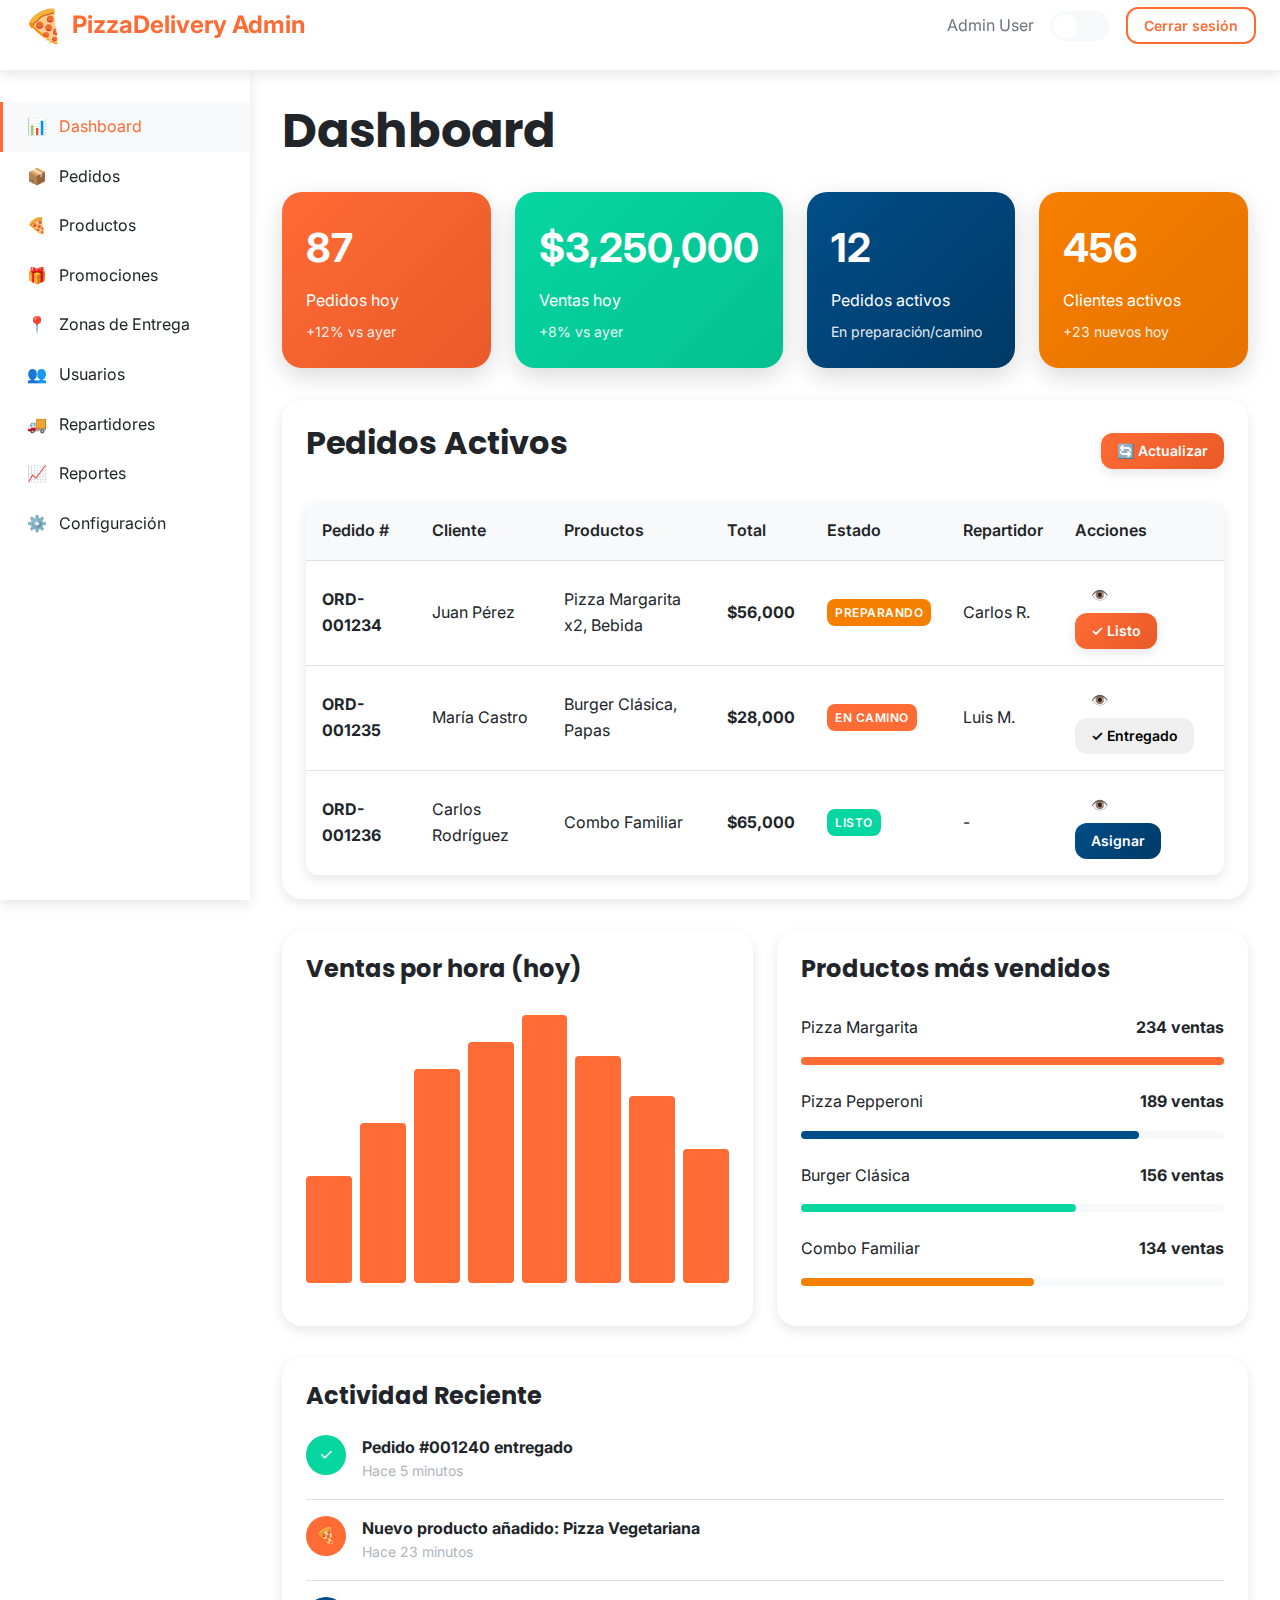
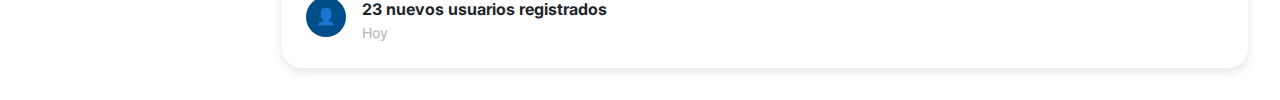
<file: admin/index.html>
<!DOCTYPE html>
<html lang="es">

<head>
    <meta charset="UTF-8">
    <meta name="viewport" content="width=device-width, initial-scale=1.0">
    <title>Panel de Administración - PizzaDelivery</title>
    <link rel="preconnect" href="https://fonts.googleapis.com">
    <link rel="preconnect" href="https://fonts.gstatic.com" crossorigin>
    <link
        href="https://fonts.googleapis.com/css2?family=Inter:wght@400;500;600;700&family=Poppins:wght@600;700&display=swap"
        rel="stylesheet">
    <link rel="stylesheet" href="../styles.css">
    <style>
        .sidebar {
            width: 250px;
            background: var(--bg-card);
            height: calc(100vh - var(--header-height));
            position: fixed;
            top: var(--header-height);
            left: 0;
            padding: 2rem 0;
            box-shadow: var(--shadow-md);
            overflow-y: auto;
        }

        .sidebar-link {
            display: flex;
            align-items: center;
            gap: 0.75rem;
            padding: 0.75rem 1.5rem;
            color: var(--text-primary);
            transition: all var(--transition-fast);
            border-left: 3px solid transparent;
        }

        .sidebar-link:hover,
        .sidebar-link.active {
            background: var(--bg-secondary);
            border-left-color: var(--primary);
            color: var(--primary);
        }

        .main-content {
            margin-left: 250px;
            padding: 2rem;
        }

        .stat-card {
            background: linear-gradient(135deg, var(--primary), var(--primary-dark));
            color: white;
            border-radius: var(--border-radius-lg);
            padding: 1.5rem;
            box-shadow: var(--shadow-lg);
        }

        .stat-number {
            font-size: 2.5rem;
            font-weight: bold;
            margin-bottom: 0.5rem;
        }

        .table {
            width: 100%;
            border-collapse: collapse;
            background: var(--bg-card);
            border-radius: var(--border-radius-md);
            overflow: hidden;
            box-shadow: var(--shadow-md);
        }

        .table th {
            background: var(--bg-secondary);
            padding: 1rem;
            text-align: left;
            font-weight: 600;
        }

        .table td {
            padding: 1rem;
            border-top: 1px solid var(--border-color);
        }

        .table tr:hover {
            background: var(--bg-secondary);
        }

        @media (max-width: 768px) {
            .sidebar {
                width: 100%;
                height: auto;
                position: static;
            }

            .main-content {
                margin-left: 0;
            }
        }
    </style>
</head>

<body>
    <!-- HEADER -->
    <header class="header">
        <div class="container">
            <nav class="navbar">
                <a href="../index.html" class="navbar-brand">
                    <span style="font-size: 2rem;">🍕</span>
                    <span>PizzaDelivery Admin</span>
                </a>
                <div style="display: flex; align-items: center; gap: 1rem;">
                    <span style="color: var(--text-secondary);">Admin User</span>
                    <div class="theme-toggle">
                        <input type="checkbox" id="theme-switch">
                        <label for="theme-switch"></label>
                    </div>
                    <button class="btn btn-sm btn-outline">Cerrar sesión</button>
                </div>
            </nav>
        </div>
    </header>

    <!-- LAYOUT -->
    <div style="display: flex;">
        <!-- SIDEBAR -->
        <aside class="sidebar">
            <nav>
                <a href="index.html" class="sidebar-link active">
                    <span>📊</span>
                    <span>Dashboard</span>
                </a>
                <a href="pedidos.html" class="sidebar-link">
                    <span>📦</span>
                    <span>Pedidos</span>
                </a>
                <a href="productos.html" class="sidebar-link">
                    <span>🍕</span>
                    <span>Productos</span>
                </a>
                <a href="promociones.html" class="sidebar-link">
                    <span>🎁</span>
                    <span>Promociones</span>
                </a>
                <a href="zonas.html" class="sidebar-link">
                    <span>📍</span>
                    <span>Zonas de Entrega</span>
                </a>
                <a href="#" class="sidebar-link">
                    <span>👥</span>
                    <span>Usuarios</span>
                </a>
                <a href="#" class="sidebar-link">
                    <span>🚚</span>
                    <span>Repartidores</span>
                </a>
                <a href="#" class="sidebar-link">
                    <span>📈</span>
                    <span>Reportes</span>
                </a>
                <a href="#" class="sidebar-link">
                    <span>⚙️</span>
                    <span>Configuración</span>
                </a>
            </nav>
        </aside>

        <!-- MAIN CONTENT -->
        <main class="main-content" style="width: 100%;">
            <h1 style="margin-bottom: 2rem;">Dashboard</h1>

            <!-- STATS -->
            <div class="grid grid-cols-4" style="margin-bottom: 2rem;">
                <div class="stat-card">
                    <div class="stat-number" id="todayOrders">87</div>
                    <div>Pedidos hoy</div>
                    <div style="font-size: 0.875rem; opacity: 0.9; margin-top: 0.5rem;">
                        +12% vs ayer
                    </div>
                </div>

                <div class="stat-card" style="background: linear-gradient(135deg, var(--success), #05C090);">
                    <div class="stat-number">$3,250,000</div>
                    <div>Ventas hoy</div>
                    <div style="font-size: 0.875rem; opacity: 0.9; margin-top: 0.5rem;">
                        +8% vs ayer
                    </div>
                </div>

                <div class="stat-card"
                    style="background: linear-gradient(135deg, var(--secondary), var(--secondary-dark));">
                    <div class="stat-number">12</div>
                    <div>Pedidos activos</div>
                    <div style="font-size: 0.875rem; opacity: 0.9; margin-top: 0.5rem;">
                        En preparación/camino
                    </div>
                </div>

                <div class="stat-card" style="background: linear-gradient(135deg, var(--warning), #E67300);">
                    <div class="stat-number">456</div>
                    <div>Clientes activos</div>
                    <div style="font-size: 0.875rem; opacity: 0.9; margin-top: 0.5rem;">
                        +23 nuevos hoy
                    </div>
                </div>
            </div>

            <!-- ACTIVE ORDERS -->
            <div class="card" style="margin-bottom: 2rem;">
                <div class="card-body">
                    <div
                        style="display: flex; justify-content: space-between; align-items: center; margin-bottom: 1.5rem;">
                        <h3>Pedidos Activos</h3>
                        <button class="btn btn-primary btn-sm" onclick="refreshOrders()">
                            🔄 Actualizar
                        </button>
                    </div>

                    <table class="table">
                        <thead>
                            <tr>
                                <th>Pedido #</th>
                                <th>Cliente</th>
                                <th>Productos</th>
                                <th>Total</th>
                                <th>Estado</th>
                                <th>Repartidor</th>
                                <th>Acciones</th>
                            </tr>
                        </thead>
                        <tbody id="activeOrdersTable">
                            <tr>
                                <td><strong>ORD-001234</strong></td>
                                <td>Juan Pérez</td>
                                <td>Pizza Margarita x2, Bebida</td>
                                <td><strong>$56,000</strong></td>
                                <td><span class="badge badge-warning">Preparando</span></td>
                                <td>Carlos R.</td>
                                <td>
                                    <button class="btn btn-sm btn-ghost" onclick="viewOrder(1234)">👁️</button>
                                    <button class="btn btn-sm btn-primary" onclick="updateStatus(1234, 'listo')">✓
                                        Listo</button>
                                </td>
                            </tr>
                            <tr>
                                <td><strong>ORD-001235</strong></td>
                                <td>María Castro</td>
                                <td>Burger Clásica, Papas</td>
                                <td><strong>$28,000</strong></td>
                                <td><span class="badge badge-primary">En camino</span></td>
                                <td>Luis M.</td>
                                <td>
                                    <button class="btn btn-sm btn-ghost" onclick="viewOrder(1235)">👁️</button>
                                    <button class="btn btn-sm btn-success" onclick="updateStatus(1235, 'entregado')">✓
                                        Entregado</button>
                                </td>
                            </tr>
                            <tr>
                                <td><strong>ORD-001236</strong></td>
                                <td>Carlos Rodríguez</td>
                                <td>Combo Familiar</td>
                                <td><strong>$65,000</strong></td>
                                <td><span class="badge badge-success">Listo</span></td>
                                <td>-</td>
                                <td>
                                    <button class="btn btn-sm btn-ghost" onclick="viewOrder(1236)">👁️</button>
                                    <button class="btn btn-sm btn-secondary"
                                        onclick="assignDriver(1236)">Asignar</button>
                                </td>
                            </tr>
                        </tbody>
                    </table>
                </div>
            </div>

            <!-- CHARTS ROW -->
            <div class="grid grid-cols-2" style="margin-bottom: 2rem;">
                <div class="card">
                    <div class="card-body">
                        <h4>Ventas por hora (hoy)</h4>
                        <div
                            style="height: 300px; display: flex; align-items: flex-end; justify-content: space-between; gap: 0.5rem; padding: 1rem 0;">
                            <!-- Gráfico simulado -->
                            <div style="width: 100%; height: 40%; background: var(--primary); border-radius: 4px;">
                            </div>
                            <div style="width: 100%; height: 60%; background: var(--primary); border-radius: 4px;">
                            </div>
                            <div style="width: 100%; height: 80%; background: var(--primary); border-radius: 4px;">
                            </div>
                            <div style="width: 100%; height: 90%; background: var(--primary); border-radius: 4px;">
                            </div>
                            <div style="width: 100%; height: 100%; background: var(--primary); border-radius: 4px;">
                            </div>
                            <div style="width: 100%; height: 85%; background: var(--primary); border-radius: 4px;">
                            </div>
                            <div style="width: 100%; height: 70%; background: var(--primary); border-radius: 4px;">
                            </div>
                            <div style="width: 100%; height: 50%; background: var(--primary); border-radius: 4px;">
                            </div>
                        </div>
                    </div>
                </div>

                <div class="card">
                    <div class="card-body">
                        <h4>Productos más vendidos</h4>
                        <div style="padding: 1rem 0;">
                            <div style="display: flex; justify-content: space-between; margin-bottom: 1rem;">
                                <span>Pizza Margarita</span>
                                <strong>234 ventas</strong>
                            </div>
                            <div
                                style="width: 100%; height: 8px; background: var(--bg-secondary); border-radius: 4px; margin-bottom: 1.5rem;">
                                <div style="width: 100%; height: 100%; background: var(--primary); border-radius: 4px;">
                                </div>
                            </div>

                            <div style="display: flex; justify-content: space-between; margin-bottom: 1rem;">
                                <span>Pizza Pepperoni</span>
                                <strong>189 ventas</strong>
                            </div>
                            <div
                                style="width: 100%; height: 8px; background: var(--bg-secondary); border-radius: 4px; margin-bottom: 1.5rem;">
                                <div
                                    style="width: 80%; height: 100%; background: var(--secondary); border-radius: 4px;">
                                </div>
                            </div>

                            <div style="display: flex; justify-content: space-between; margin-bottom: 1rem;">
                                <span>Burger Clásica</span>
                                <strong>156 ventas</strong>
                            </div>
                            <div
                                style="width: 100%; height: 8px; background: var(--bg-secondary); border-radius: 4px; margin-bottom: 1.5rem;">
                                <div style="width: 65%; height: 100%; background: var(--success); border-radius: 4px;">
                                </div>
                            </div>

                            <div style="display: flex; justify-content: space-between; margin-bottom: 1rem;">
                                <span>Combo Familiar</span>
                                <strong>134 ventas</strong>
                            </div>
                            <div style="width: 100%; height: 8px; background: var(--bg-secondary); border-radius: 4px;">
                                <div style="width: 55%; height: 100%; background: var(--warning); border-radius: 4px;">
                                </div>
                            </div>
                        </div>
                    </div>
                </div>
            </div>

            <!-- RECENT ACTIVITY -->
            <div class="card">
                <div class="card-body">
                    <h4 style="margin-bottom: 1.5rem;">Actividad Reciente</h4>
                    <div style="display: flex; flex-direction: column; gap: 1rem;">
                        <div
                            style="display: flex; align-items: start; gap: 1rem; padding-bottom: 1rem; border-bottom: 1px solid var(--border-color);">
                            <div
                                style="width: 40px; height: 40px; background: var(--success); border-radius: 50%; display: flex; align-items: center; justify-content: center; color: white;">
                                ✓</div>
                            <div style="flex: 1;">
                                <div><strong>Pedido #001240 entregado</strong></div>
                                <div style="font-size: 0.875rem; color: var(--text-muted);">Hace 5 minutos</div>
                            </div>
                        </div>

                        <div
                            style="display: flex; align-items: start; gap: 1rem; padding-bottom: 1rem; border-bottom: 1px solid var(--border-color);">
                            <div
                                style="width: 40px; height: 40px; background: var(--primary); border-radius: 50%; display: flex; align-items: center; justify-content: center; color: white;">
                                🍕</div>
                            <div style="flex: 1;">
                                <div><strong>Nuevo producto añadido: Pizza Vegetariana</strong></div>
                                <div style="font-size: 0.875rem; color: var(--text-muted);">Hace 23 minutos</div>
                            </div>
                        </div>

                        <div style="display: flex; align-items: start; gap: 1rem;">
                            <div
                                style="width: 40px; height: 40px; background: var(--secondary); border-radius: 50%; display: flex; align-items: center; justify-content: center; color: white;">
                                👤</div>
                            <div style="flex: 1;">
                                <div><strong>23 nuevos usuarios registrados</strong></div>
                                <div style="font-size: 0.875rem; color: var(--text-muted);">Hoy</div>
                            </div>
                        </div>
                    </div>
                </div>
            </div>
        </main>
    </div>

    <script src="../app.js"></script>
    <script>
        function refreshOrders() {
            showToast('Actualizando pedidos...', 'info');
            setTimeout(() => {
                showToast('Pedidos actualizados ✓');
            }, 1000);
        }

        function viewOrder(orderId) {
            alert(`Ver detalles del pedido #${orderId}`);
        }

        function updateStatus(orderId, newStatus) {
            showToast(`Pedido #${orderId} actualizado a: ${newStatus}`);
        }

        function assignDriver(orderId) {
            alert(`Asignar repartidor al pedido #${orderId}`);
        }

        // Auto refresh every 30 seconds
        setInterval(refreshOrders, 30000);
    </script>
</body>

</html>
</file>
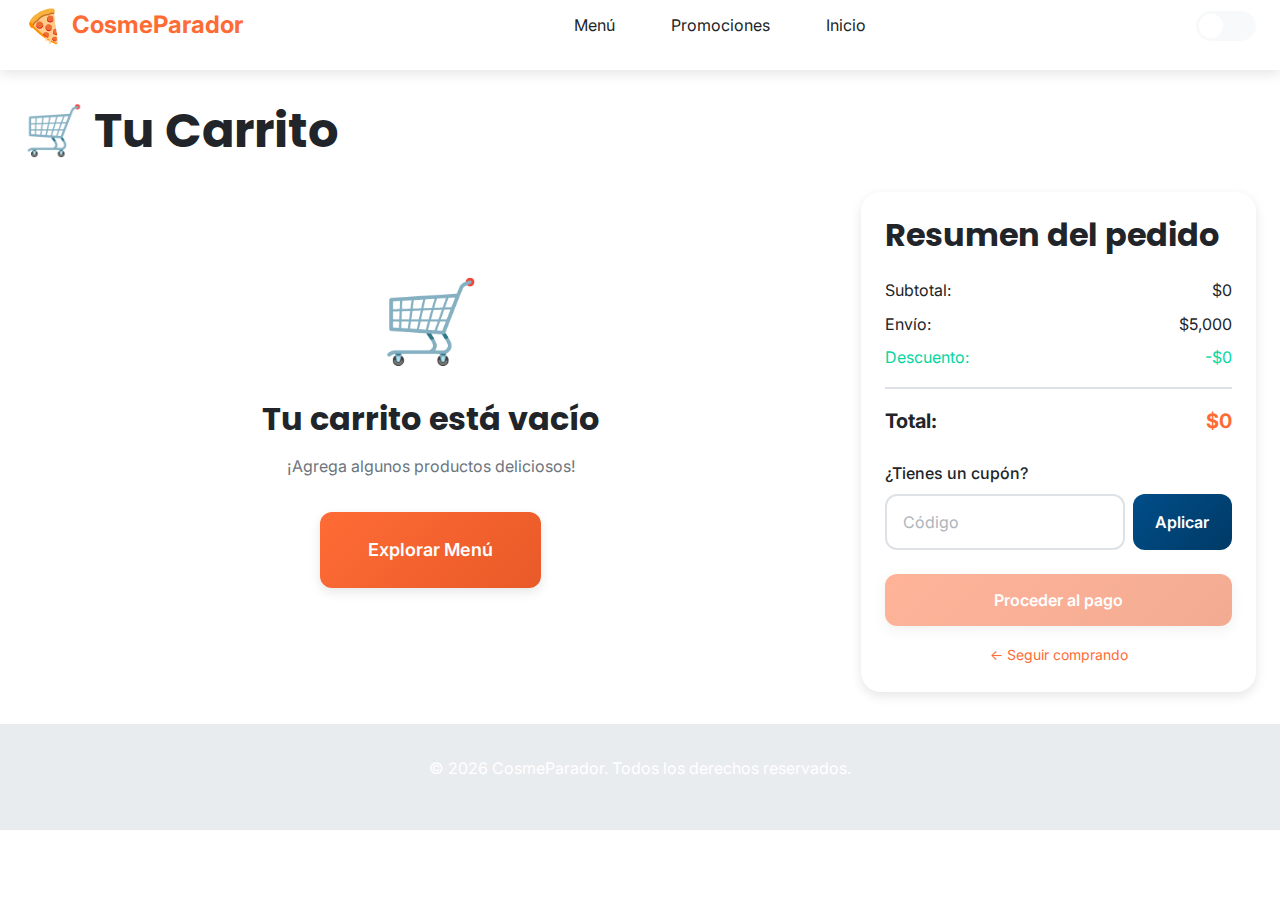
<file: carrito.html>
<!DOCTYPE html>
<html lang="es">

<head>
  <meta charset="UTF-8" />
  <meta name="viewport" content="width=device-width, initial-scale=1.0" />
  <title>Carrito de Compras - CosmeParador</title>
  <link rel="preconnect" href="https://fonts.googleapis.com" />
  <link rel="preconnect" href="https://fonts.gstatic.com" crossorigin />
  <link
    href="https://fonts.googleapis.com/css2?family=Inter:wght@400;500;600;700&family=Poppins:wght@600;700&display=swap"
    rel="stylesheet" />
  <link rel="stylesheet" href="styles.css" />
</head>

<body>
  <!-- HEADER -->
  <header class="header">
    <div class="container">
      <nav class="navbar">
        <a href="index.html" class="navbar-brand">
          <span style="font-size: 2rem">🍕</span>
          <span>CosmeParador</span>
        </a>
        <ul class="navbar-menu">
          <li><a href="menu.html" class="navbar-link">Menú</a></li>
          <li>
            <a href="promociones.html" class="navbar-link">Promociones</a>
          </li>
          <li><a href="index.html" class="navbar-link">Inicio</a></li>
        </ul>
        <div class="theme-toggle">
          <input type="checkbox" id="theme-switch" />
          <label for="theme-switch"></label>
        </div>
      </nav>
    </div>
  </header>

  <!-- MAIN CONTENT -->
  <main style="padding: 2rem 0; min-height: 60vh">
    <div class="container">
      <h1 style="margin-bottom: 2rem">🛒 Tu Carrito</h1>

      <div class="grid grid-cols-3" style="align-items: start">
        <!-- CART ITEMS -->
        <div style="grid-column: span 2">
          <div id="cartItems">
            <!-- Items cargados dinámicamente -->
          </div>

          <!-- Empty Cart Message -->
          <div id="emptyCart" style="display: none; text-align: center; padding: 4rem 2rem">
            <div style="font-size: 5rem; margin-bottom: 1rem">🛒</div>
            <h3>Tu carrito está vacío</h3>
            <p style="color: var(--text-secondary); margin-bottom: 2rem">
              ¡Agrega algunos productos deliciosos!
            </p>
            <a href="menu.html" class="btn btn-primary btn-lg">Explorar Menú</a>
          </div>
        </div>

        <!-- ORDER SUMMARY -->
        <div class="card" style="position: sticky; top: 80px">
          <div class="card-body">
            <h3 style="margin-bottom: 1.5rem">Resumen del pedido</h3>

            <div style="margin-bottom: 1rem">
              <div style="
                    display: flex;
                    justify-content: space-between;
                    margin-bottom: 0.5rem;
                  ">
                <span>Subtotal:</span>
                <span id="subtotal">$0</span>
              </div>
              <div style="
                    display: flex;
                    justify-content: space-between;
                    margin-bottom: 0.5rem;
                  ">
                <span>Envío:</span>
                <span id="shipping">$5,000</span>
              </div>
              <div style="
                    display: flex;
                    justify-content: space-between;
                    margin-bottom: 0.5rem;
                    color: var(--success);
                  ">
                <span>Descuento:</span>
                <span id="discount">-$0</span>
              </div>
            </div>

            <div style="
                  border-top: 2px solid var(--border-color);
                  padding-top: 1rem;
                  margin-bottom: 1.5rem;
                ">
              <div style="
                    display: flex;
                    justify-content: space-between;
                    font-size: 1.25rem;
                    font-weight: bold;
                  ">
                <span>Total:</span>
                <span id="total" style="color: var(--primary)">$0</span>
              </div>
            </div>

            <!-- Coupon -->
            <div class="form-group">
              <label class="form-label">¿Tienes un cupón?</label>
              <div style="display: flex; gap: 0.5rem">
                <input type="text" class="form-control" id="couponInput" placeholder="Código" />
                <button class="btn btn-secondary" onclick="applyCoupon()">
                  Aplicar
                </button>
              </div>
              <p id="couponMessage" style="margin-top: 0.5rem; font-size: 0.875rem"></p>
            </div>

            <!-- Checkout Button -->
            <button class="btn btn-primary" style="width: 100%" onclick="goToCheckout()" id="checkoutBtn" disabled>
              Proceder al pago
            </button>

            <div style="text-align: center; margin-top: 1rem">
              <a href="menu.html" style="font-size: 0.875rem">← Seguir comprando</a>
            </div>
          </div>
        </div>
      </div>
    </div>
  </main>

  <!-- FOOTER -->
  <footer style="background: var(--bg-tertiary); padding: 2rem 0">
    <div class="container text-center">
      <p>&copy; 2026 CosmeParador. Todos los derechos reservados.</p>
    </div>
  </footer>

  <script src="app.js"></script>
  <script>
    // Renderizar carrito
    function renderCart() {
      const cartItems = document.getElementById("cartItems");
      const emptyCart = document.getElementById("emptyCart");
      const checkoutBtn = document.getElementById("checkoutBtn");

      if (cart.getItemCount() === 0) {
        cartItems.style.display = "none";
        emptyCart.style.display = "block";
        checkoutBtn.disabled = true;
        return;
      }

      cartItems.style.display = "block";
      emptyCart.style.display = "none";
      checkoutBtn.disabled = false;

      cartItems.innerHTML = AppState.cart
        .map(
          (item) => `
                <div class="card" style="margin-bottom: 1rem;">
                    <div class="card-body">
                        <div style="display: flex; gap: 1rem;">
                            <img src="${item.image}" alt="${item.name}" 
                                style="width: 100px; height: 100px; object-fit: cover; border-radius: var(--border-radius-md);">
                            
                            <div style="flex: 1;">
                                <h4 style="margin-bottom: 0.5rem;">${item.name
            }</h4>
                                <p style="color: var(--text-secondary); font-size: 0.875rem; margin-bottom: 0.5rem;">
                                    ${item.description}
                                </p>
                                
                                ${item.customizations &&
              Object.keys(item.customizations).length > 0
              ? `
                                    <div style="font-size: 0.875rem; color: var(--text-muted);">
                                        Personalización: ${JSON.stringify(
                item.customizations
              )}
                                    </div>
                                `
              : ""
            }
                                
                                <div style="display: flex; align-items: center; gap: 1rem; margin-top: 1rem;">
                                    <!-- Quantity Controls -->
                                    <div style="display: flex; align-items: center; gap: 0.5rem; border: 2px solid var(--border-color); border-radius: var(--border-radius-md); padding: 0.25rem;">
                                        <button class="btn btn-ghost btn-sm" onclick="updateCartQuantity(${item.cartId
            }, ${item.quantity - 1})" 
                                            style="min-width: 32px; padding: 0.25rem;">-</button>
                                        <span style="min-width: 30px; text-align: center; font-weight: 600;">${item.quantity
            }</span>
                                        <button class="btn btn-ghost btn-sm" onclick="updateCartQuantity(${item.cartId
            }, ${item.quantity + 1})" 
                                            style="min-width: 32px; padding: 0.25rem;">+</button>
                                    </div>
                                    
                                    <div style="flex: 1; text-align: right;">
                                        <div style="font-size: var(--font-size-xl); font-weight: bold; color: var(--primary);">
                                            ${formatCurrency(
              item.price * item.quantity
            )}
                                        </div>
                                        <div style="font-size: 0.875rem; color: var(--text-muted);">
                                            ${formatCurrency(item.price)} c/u
                                        </div>
                                    </div>
                                    
                                    <button class="btn btn-ghost btn-sm" onclick="removeFromCart(${item.cartId
            })" 
                                        style="color: var(--danger);">
                                        🗑️
                                    </button>
                                </div>
                            </div>
                        </div>
                    </div>
                </div>
            `
        )
        .join("");

      updateSummary();
    }

    function updateCartQuantity(cartId, newQuantity) {
      if (newQuantity < 1) {
        removeFromCart(cartId);
        return;
      }
      cart.updateQuantity(cartId, newQuantity);
      renderCart();
    }

    function removeFromCart(cartId) {
      if (confirm("¿Eliminar este producto del carrito?")) {
        cart.removeItem(cartId);
        renderCart();
      }
    }

    function updateSummary() {
      const subtotal = cart.getTotal();
      const shipping = subtotal > 50000 ? 0 : 5000;
      const discount = window.appliedDiscount || 0;
      const total = subtotal + shipping - discount;

      document.getElementById("subtotal").textContent =
        formatCurrency(subtotal);
      document.getElementById("shipping").textContent =
        shipping === 0 ? "GRATIS" : formatCurrency(shipping);
      document.getElementById("discount").textContent =
        discount > 0 ? "-" + formatCurrency(discount) : "$0";
      document.getElementById("total").textContent = formatCurrency(total);

      if (subtotal > 0 && subtotal < 15000) {
        showToast(
          `Te faltan ${formatCurrency(
            15000 - subtotal
          )} para el pedido mínimo`,
          "info"
        );
      }

      if (subtotal >= 45000 && subtotal < 50000) {
        showToast(
          `¡Solo ${formatCurrency(50000 - subtotal)} más para envío gratis!`,
          "info"
        );
      }
    }

    function applyCoupon() {
      const code = document.getElementById("couponInput").value.trim();
      const message = document.getElementById("couponMessage");

      if (!code) {
        message.style.color = "var(--danger)";
        message.textContent = "Ingresa un código";
        return;
      }

      // Simulación de validación
      if (code.toUpperCase() === "BIENVENIDO15") {
        const discount = Math.floor(cart.getTotal() * 0.15);
        window.appliedDiscount = discount;
        message.style.color = "var(--success)";
        message.textContent = `✅ Cupón aplicado: -${formatCurrency(
          discount
        )}`;
        updateSummary();
        showToast("¡Cupón aplicado exitosamente!");
      } else {
        message.style.color = "var(--danger)";
        message.textContent = "❌ Cupón inválido";
      }
    }

    function goToCheckout() {
      if (cart.getItemCount() === 0) return;

      const subtotal = cart.getTotal();
      const shipping = subtotal > 50000 ? 0 : 5000;
      const discount = window.appliedDiscount || 0;
      const total = subtotal + shipping - discount;

      if (total < 15000) {
        showToast("El pedido mínimo es de $15,000", "error");
        return;
      }

      window.location.href = "checkout.html";
    }

    // Inicializar
    document.addEventListener("DOMContentLoaded", () => {
      renderCart();
    });
  </script>
</body>

</html>
</file>
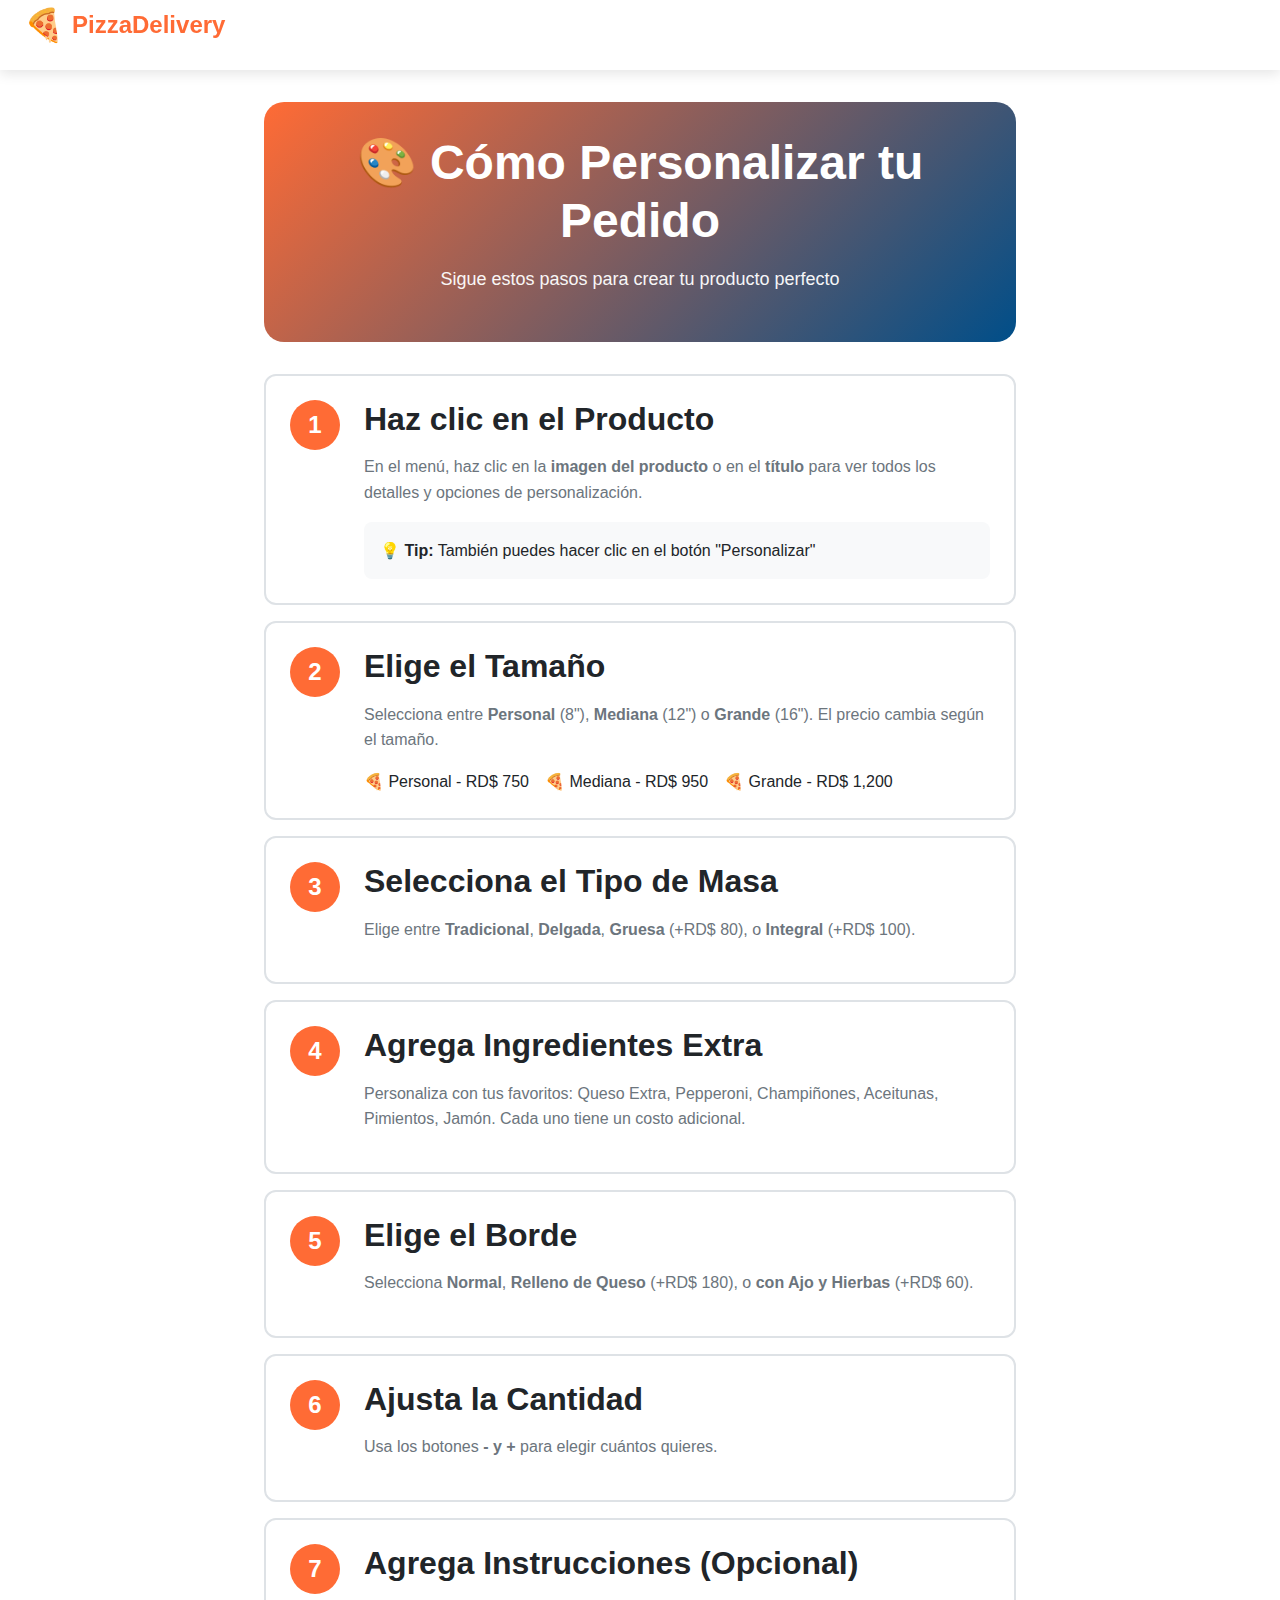
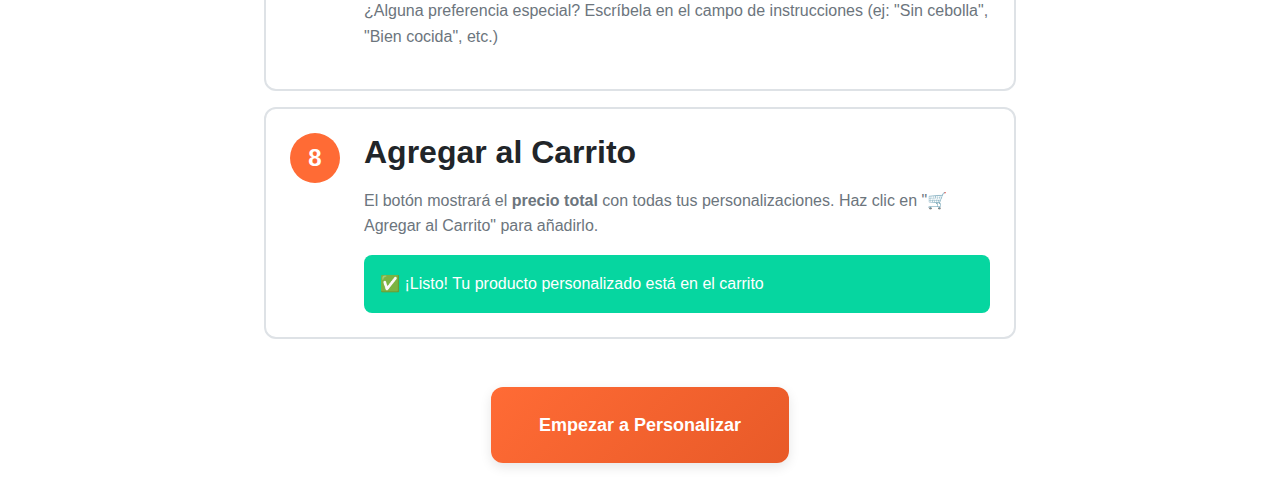
<file: guia-personalizacion.html>
<!DOCTYPE html>
<html lang="es">

<head>
    <meta charset="UTF-8">
    <meta name="viewport" content="width=device-width, initial-scale=1.0">
    <title>Guía de Personalización - PizzaDelivery</title>
    <link rel="stylesheet" href="styles.css">
    <style>
        .guide-card {
            background: linear-gradient(135deg, var(--primary), var(--secondary));
            color: white;
            padding: 2rem;
            border-radius: var(--border-radius-lg);
            margin-bottom: 2rem;
            text-align: center;
        }

        .step-card {
            display: flex;
            align-items: start;
            gap: 1.5rem;
            padding: 1.5rem;
            margin-bottom: 1rem;
            background: var(--bg-card);
            border-radius: var(--border-radius-md);
            border: 2px solid var(--border-color);
        }

        .step-number {
            width: 50px;
            height: 50px;
            background: var(--primary);
            color: white;
            border-radius: 50%;
            display: flex;
            align-items: center;
            justify-content: center;
            font-size: 1.5rem;
            font-weight: bold;
            flex-shrink: 0;
        }
    </style>
</head>

<body>
    <header class="header">
        <div class="container">
            <nav class="navbar">
                <a href="index.html" class="navbar-brand">
                    <span style="font-size: 2rem;">🍕</span>
                    <span>PizzaDelivery</span>
                </a>
            </nav>
        </div>
    </header>

    <main style="padding: 2rem 0;">
        <div class="container" style="max-width: 800px;">
            <div class="guide-card">
                <h1 style="color: white; margin-bottom: 1rem;">🎨 Cómo Personalizar tu Pedido</h1>
                <p style="font-size: 1.125rem; opacity: 0.95;">Sigue estos pasos para crear tu producto perfecto</p>
            </div>

            <div class="step-card">
                <div class="step-number">1</div>
                <div>
                    <h3>Haz clic en el Producto</h3>
                    <p style="color: var(--text-secondary);">
                        En el menú, haz clic en la <strong>imagen del producto</strong> o en el <strong>título</strong>
                        para ver todos los detalles y opciones de personalización.
                    </p>
                    <div
                        style="margin-top: 1rem; padding: 1rem; background: var(--bg-secondary); border-radius: var(--border-radius-sm);">
                        💡 <strong>Tip:</strong> También puedes hacer clic en el botón "Personalizar"
                    </div>
                </div>
            </div>

            <div class="step-card">
                <div class="step-number">2</div>
                <div>
                    <h3>Elige el Tamaño</h3>
                    <p style="color: var(--text-secondary);">
                        Selecciona entre <strong>Personal</strong> (8"), <strong>Mediana</strong> (12")
                        o <strong>Grande</strong> (16"). El precio cambia según el tamaño.
                    </p>
                    <div style="display: flex; gap: 1rem; margin-top: 1rem;">
                        <span>🍕 Personal - RD$ 750</span>
                        <span>🍕 Mediana - RD$ 950</span>
                        <span>🍕 Grande - RD$ 1,200</span>
                    </div>
                </div>
            </div>

            <div class="step-card">
                <div class="step-number">3</div>
                <div>
                    <h3>Selecciona el Tipo de Masa</h3>
                    <p style="color: var(--text-secondary);">
                        Elige entre <strong>Tradicional</strong>, <strong>Delgada</strong>,
                        <strong>Gruesa</strong> (+RD$ 80), o <strong>Integral</strong> (+RD$ 100).
                    </p>
                </div>
            </div>

            <div class="step-card">
                <div class="step-number">4</div>
                <div>
                    <h3>Agrega Ingredientes Extra</h3>
                    <p style="color: var(--text-secondary);">
                        Personaliza con tus favoritos: Queso Extra, Pepperoni, Champiñones,
                        Aceitunas, Pimientos, Jamón. Cada uno tiene un costo adicional.
                    </p>
                </div>
            </div>

            <div class="step-card">
                <div class="step-number">5</div>
                <div>
                    <h3>Elige el Borde</h3>
                    <p style="color: var(--text-secondary);">
                        Selecciona <strong>Normal</strong>, <strong>Relleno de Queso</strong> (+RD$ 180),
                        o <strong>con Ajo y Hierbas</strong> (+RD$ 60).
                    </p>
                </div>
            </div>

            <div class="step-card">
                <div class="step-number">6</div>
                <div>
                    <h3>Ajusta la Cantidad</h3>
                    <p style="color: var(--text-secondary);">
                        Usa los botones <strong>- y +</strong> para elegir cuántos quieres.
                    </p>
                </div>
            </div>

            <div class="step-card">
                <div class="step-number">7</div>
                <div>
                    <h3>Agrega Instrucciones (Opcional)</h3>
                    <p style="color: var(--text-secondary);">
                        ¿Alguna preferencia especial? Escríbela en el campo de instrucciones
                        (ej: "Sin cebolla", "Bien cocida", etc.)
                    </p>
                </div>
            </div>

            <div class="step-card">
                <div class="step-number">8</div>
                <div>
                    <h3>Agregar al Carrito</h3>
                    <p style="color: var(--text-secondary);">
                        El botón mostrará el <strong>precio total</strong> con todas tus personalizaciones.
                        Haz clic en "🛒 Agregar al Carrito" para añadirlo.
                    </p>
                    <div
                        style="margin-top: 1rem; padding: 1rem; background: var(--success); color: white; border-radius: var(--border-radius-sm);">
                        ✅ ¡Listo! Tu producto personalizado está en el carrito
                    </div>
                </div>
            </div>

            <div style="text-align: center; margin-top: 3rem;">
                <a href="menu.html" class="btn btn-primary btn-lg">Empezar a Personalizar</a>
            </div>
        </div>
    </main>
</body>

</html>
</file>
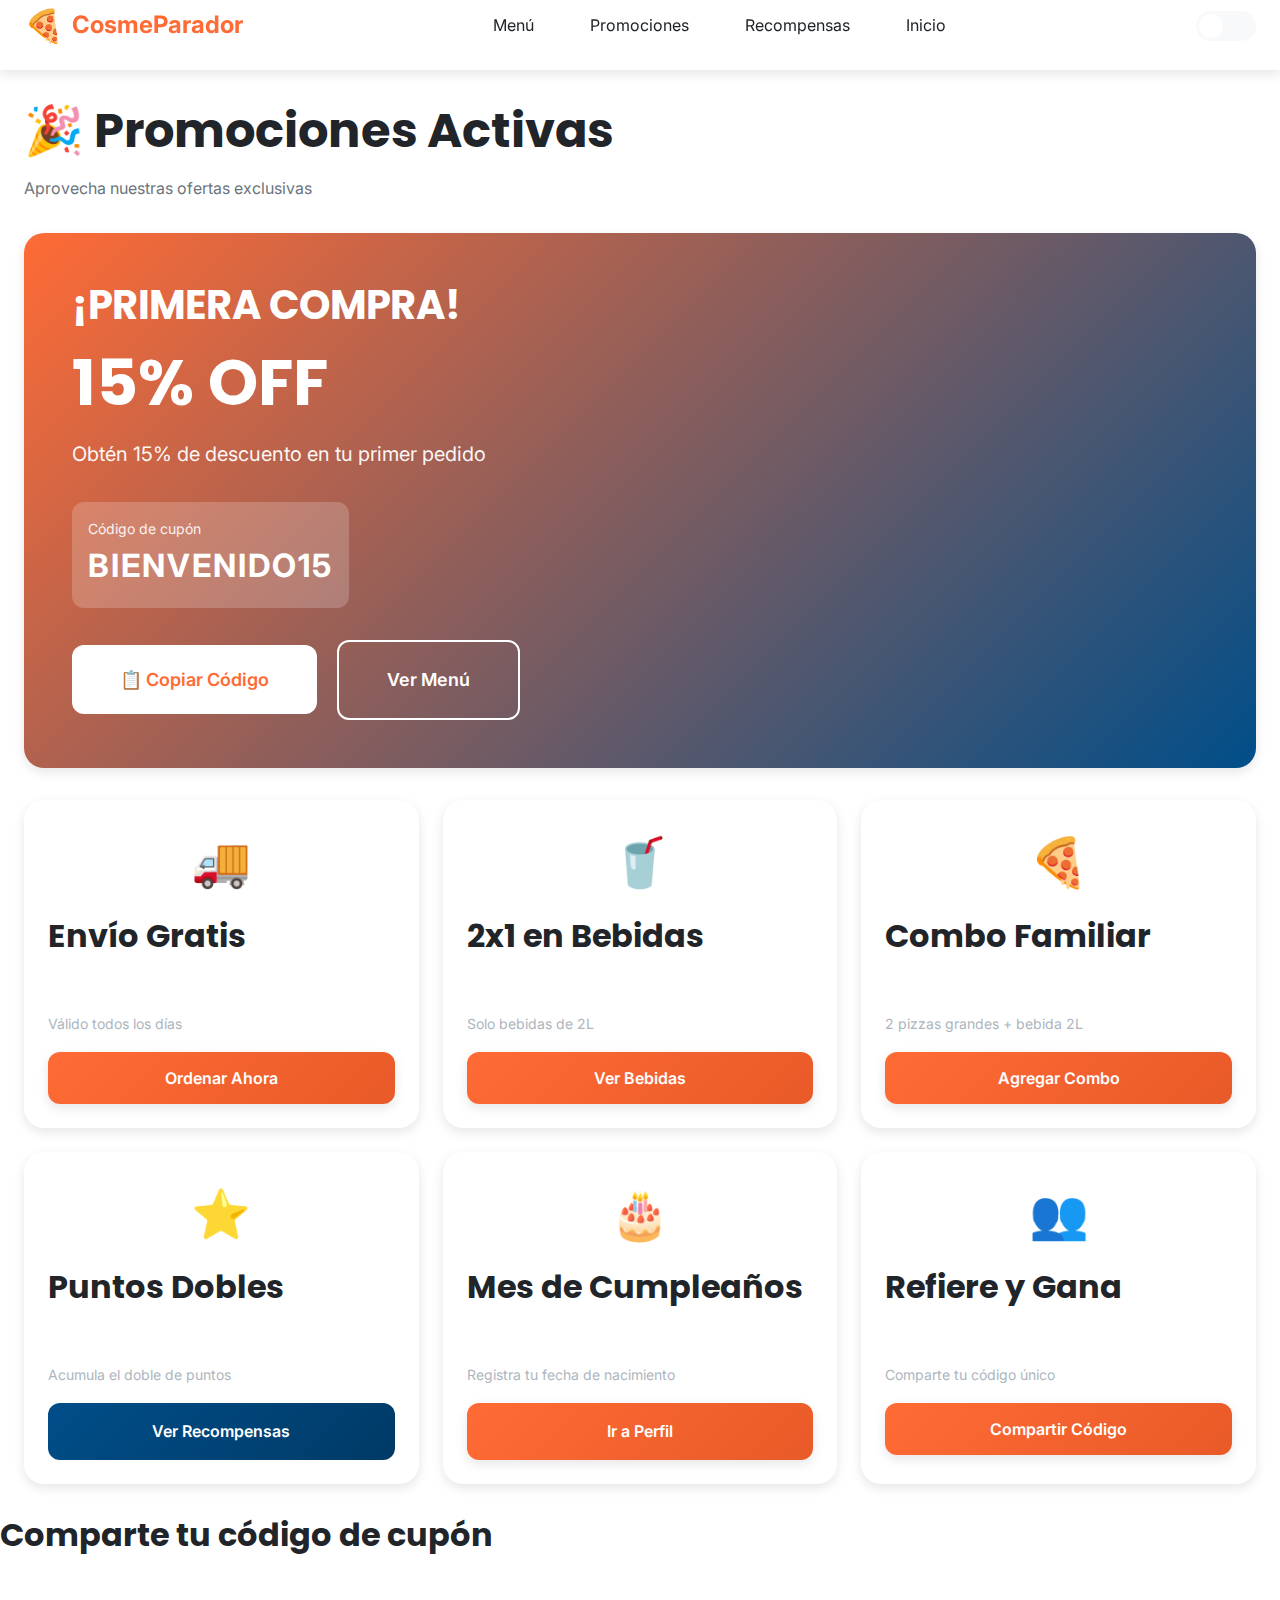
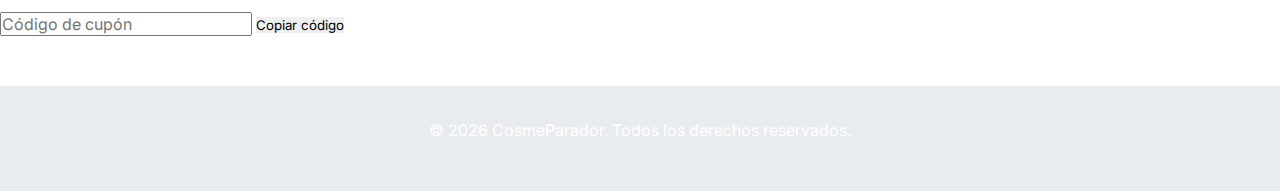
<file: promociones.html>
<!DOCTYPE html>
<html lang="es">
  <head>
    <meta charset="UTF-8" />
    <meta name="viewport" content="width=device-width, initial-scale=1.0" />
    <title>Promociones - CosmeParador</title>
    <link rel="preconnect" href="https://fonts.googleapis.com" />
    <link rel="preconnect" href="https://fonts.gstatic.com" crossorigin />
    <link
      href="https://fonts.googleapis.com/css2?family=Inter:wght@400;500;600;700&family=Poppins:wght@600;700&display=swap"
      rel="stylesheet"
    />
    <link rel="stylesheet" href="styles.css" />
  </head>

  <body>
    <!-- HEADER -->
    <header class="header">
      <div class="container">
        <nav class="navbar">
          <a href="index.html" class="navbar-brand">
            <span style="font-size: 2rem">🍕</span>
            <span>CosmeParador</span>
          </a>
          <ul class="navbar-menu" id="navbarMenu">
            <li><a href="menu.html" class="navbar-link">Menú</a></li>
            <li>
              <a href="promociones.html" class="navbar-link">Promociones</a>
            </li>
            <li>
              <a href="recompensas.html" class="navbar-link">Recompensas</a>
            </li>
            <li><a href="index.html" class="navbar-link">Inicio</a></li>
          </ul>
          <div style="display: flex; align-items: center; gap: 1rem">
            <div class="theme-toggle">
              <input type="checkbox" id="theme-switch" />
              <label for="theme-switch"></label>
            </div>
            <button class="mobile-menu-btn" id="mobileMenuBtn">☰</button>
          </div>
        </nav>
      </div>
    </header>

    <!-- MAIN -->
    <main style="padding: 2rem 0; min-height: 80vh">
      <div class="container">
        <h1 style="margin-bottom: 1rem">🎉 Promociones Activas</h1>
        <p style="color: var(--text-secondary); margin-bottom: 2rem">
          Aprovecha nuestras ofertas exclusivas
        </p>

        <!-- Featured Promo -->
        <div
          class="card"
          style="
            background: linear-gradient(
              135deg,
              var(--primary),
              var(--secondary)
            );
            color: white;
            margin-bottom: 2rem;
          "
        >
          <div class="card-body" style="padding: 3rem">
            <h2 style="color: white; margin-bottom: 1rem">¡PRIMERA COMPRA!</h2>
            <h1 style="color: white; font-size: 4rem; margin-bottom: 1rem">
              15% OFF
            </h1>
            <p style="font-size: 1.25rem; opacity: 0.95; margin-bottom: 2rem">
              Obtén 15% de descuento en tu primer pedido
            </p>
            <div
              style="
                background: rgba(255, 255, 255, 0.2);
                padding: 1rem;
                border-radius: var(--border-radius-md);
                display: inline-block;
                margin-bottom: 2rem;
              "
            >
              <p style="margin: 0; font-size: 0.875rem; opacity: 0.9">
                Código de cupón
              </p>
              <p
                style="
                  margin: 0;
                  font-size: 2rem;
                  font-weight: bold;
                  letter-spacing: 2px;
                "
              >
                BIENVENIDO15
              </p>
            </div>
            <div>
              <button
                class="btn btn-lg"
                style="background: white; color: var(--primary)"
                onclick="copyCoupon('BIENVENIDO15')"
              >
                📋 Copiar Código
              </button>
              <a
                href="menu.html"
                class="btn btn-lg btn-outline"
                style="border-color: white; color: white; margin-left: 1rem"
              >
                Ver Menú
              </a>
            </div>
          </div>
        </div>

        <!-- Other Promos -->
        <div class="grid grid-cols-3">
          <div class="card">
            <div class="card-body">
              <div
                style="font-size: 3rem; text-align: center; margin-bottom: 1rem"
              >
                🚚
              </div>
              <h3>Envío Gratis</h3>
              <p>En pedidos mayores a <strong>$50,000</strong></p>
              <p style="font-size: 0.875rem; color: var(--text-muted)">
                Válido todos los días
              </p>
              <button
                class="btn btn-primary"
                style="width: 100%"
                onclick="window.location='menu.html'"
              >
                Ordenar Ahora
              </button>
            </div>
          </div>

          <div class="card">
            <div class="card-body">
              <div
                style="font-size: 3rem; text-align: center; margin-bottom: 1rem"
              >
                🥤
              </div>
              <h3>2x1 en Bebidas</h3>
              <p>Todos los <strong>Martes</strong></p>
              <p style="font-size: 0.875rem; color: var(--text-muted)">
                Solo bebidas de 2L
              </p>
              <button
                class="btn btn-primary"
                style="width: 100%"
                onclick="window.location='menu.html?categoria=bebidas'"
              >
                Ver Bebidas
              </button>
            </div>
          </div>

          <div class="card">
            <div class="card-body">
              <div
                style="font-size: 3rem; text-align: center; margin-bottom: 1rem"
              >
                🍕
              </div>
              <h3>Combo Familiar</h3>
              <p><strong>$65,000</strong> - Ahorra $15,000</p>
              <p style="font-size: 0.875rem; color: var(--text-muted)">
                2 pizzas grandes + bebida 2L
              </p>
              <button
                class="btn btn-primary"
                style="width: 100%"
                onclick="addCombo()"
              >
                Agregar Combo
              </button>
            </div>
          </div>

          <div class="card">
            <div class="card-body">
              <div
                style="font-size: 3rem; text-align: center; margin-bottom: 1rem"
              >
                ⭐
              </div>
              <h3>Puntos Dobles</h3>
              <p>Jueves y Domingo</p>
              <p style="font-size: 0.875rem; color: var(--text-muted)">
                Acumula el doble de puntos
              </p>
              <a
                href="recompensas.html"
                class="btn btn-secondary"
                style="width: 100%"
              >
                Ver Recompensas
              </a>
            </div>
          </div>

          <div class="card">
            <div class="card-body">
              <div
                style="font-size: 3rem; text-align: center; margin-bottom: 1rem"
              >
                🎂
              </div>
              <h3>Mes de Cumpleaños</h3>
              <p><strong>Postre gratis</strong></p>
              <p style="font-size: 0.875rem; color: var(--text-muted)">
                Registra tu fecha de nacimiento
              </p>
              <a href="perfil.html" class="btn btn-primary" style="width: 100%">
                Ir a Perfil
              </a>
            </div>
          </div>

          <div class="card">
            <div class="card-body">
              <div
                style="font-size: 3rem; text-align: center; margin-bottom: 1rem"
              >
                👥
              </div>
              <h3>Refiere y Gana</h3>
              <p><strong>$10,000 para cada uno</strong></p>
              <p style="font-size: 0.875rem; color: var(--text-muted)">
                Comparte tu código único
              </p>
              <button
                class="btn btn-primary"
                style="width: 100%"
                onclick="shareReferral()"
              >
                Compartir Código
              </button>
            </div>
          </div>
        </div>
      </div>
    </main>
    <section>
      <div>
        <h3>Comparte tu código de cupón</h3>
        <p>
          Comparte tu código de cupón con tus amigos y familiares para obtener
          un descuento en tu próxima compra.
        </p>
        <input type="text" id="couponCode" placeholder="Código de cupón" />
        <button onclick="copyCoupon()">Copiar código</button>
      </div>
    </section>

    <!-- FOOTER -->
    <footer
      style="background: var(--bg-tertiary); padding: 2rem 0; margin-top: 3rem"
    >
      <div class="container text-center">
        <p>&copy; 2026 CosmeParador. Todos los derechos reservados.</p>
      </div>
    </footer>

    <script src="app.js"></script>
    <script>
      function copyCoupon(code) {
        navigator.clipboard.writeText(code).then(() => {
          showToast("✅ Código copiado: " + code);
        });
      }

      function addCombo() {
        const combo = {
          id: 999,
          name: "Combo Familiar",
          price: 65000,
          description: "2 pizzas grandes + bebida 2L",
          image:
            "https://images.unsplash.com/photo-1550547660-d9450f859349?w=400",
        };

        if (window.cart) {
          window.cart.addItem(combo, 1);
          setTimeout(() => {
            window.location.href = "carrito.html";
          }, 1000);
        }
      }

      function shareReferral() {
        const code =
          "AMIGO" + Math.random().toString(36).substr(2, 6).toUpperCase();
        const url = window.location.origin + "?ref=" + code;

        if (navigator.share) {
          navigator.share({
            title: "CosmeParador",
            text: "¡Obtén $10,000 de descuento con mi código: " + code,
            url: url,
          });
        } else {
          navigator.clipboard.writeText(url);
          showToast("✅ Link de referido copiado");
        }
      }
    </script>
  </body>
</html>
</file>
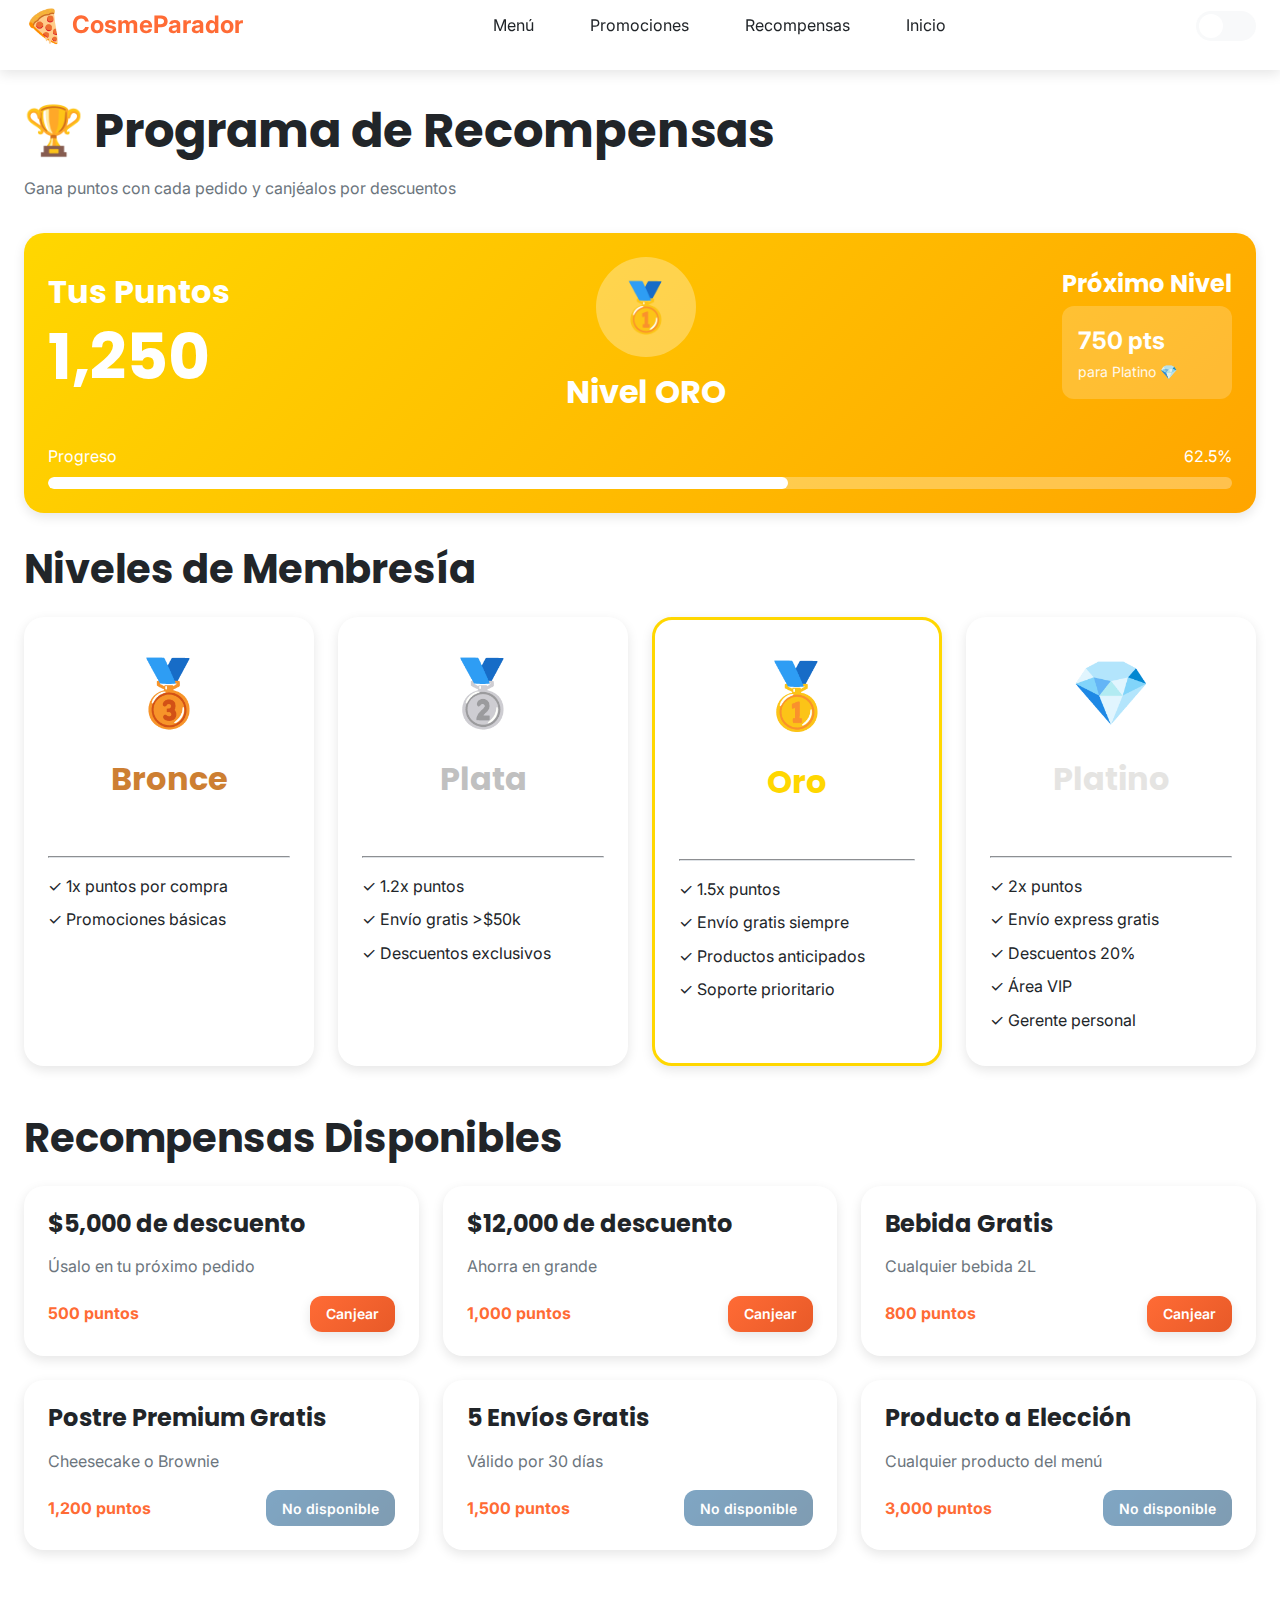
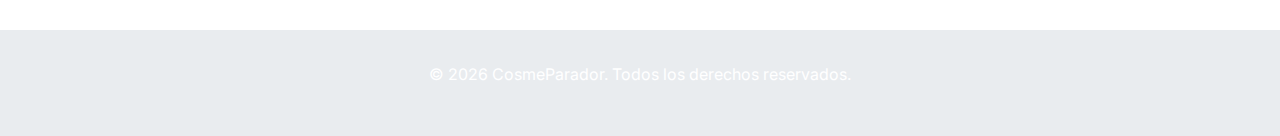
<file: recompensas.html>
<!DOCTYPE html>
<html lang="es">
  <head>
    <meta charset="UTF-8" />
    <meta name="viewport" content="width=device-width, initial-scale=1.0" />
    <title>Recompensas - CosmeParador</title>
    <link rel="preconnect" href="https://fonts.googleapis.com" />
    <link rel="preconnect" href="https://fonts.gstatic.com" crossorigin />
    <link
      href="https://fonts.googleapis.com/css2?family=Inter:wght@400;500;600;700&family=Poppins:wght@600;700&display=swap"
      rel="stylesheet"
    />
    <link rel="stylesheet" href="styles.css" />
  </head>

  <body>
    <!-- HEADER -->
    <header class="header">
      <div class="container">
        <nav class="navbar">
          <a href="index.html" class="navbar-brand">
            <span style="font-size: 2rem">🍕</span>
            <span>CosmeParador</span>
          </a>
          <ul class="navbar-menu" id="navbarMenu">
            <li><a href="menu.html" class="navbar-link">Menú</a></li>
            <li>
              <a href="promociones.html" class="navbar-link">Promociones</a>
            </li>
            <li>
              <a href="recompensas.html" class="navbar-link">Recompensas</a>
            </li>
            <li><a href="index.html" class="navbar-link">Inicio</a></li>
          </ul>
          <div style="display: flex; align-items: center; gap: 1rem">
            <div class="theme-toggle">
              <input type="checkbox" id="theme-switch" />
              <label for="theme-switch"></label>
            </div>
            <button class="mobile-menu-btn" id="mobileMenuBtn">☰</button>
          </div>
        </nav>
      </div>
    </header>

    <!-- MAIN -->
    <main style="padding: 2rem 0; min-height: 80vh">
      <div class="container">
        <h1 style="margin-bottom: 1rem">🏆 Programa de Recompensas</h1>
        <p style="color: var(--text-secondary); margin-bottom: 2rem">
          Gana puntos con cada pedido y canjéalos por descuentos
        </p>

        <!-- Points Status -->
        <div
          class="card"
          style="
            background: linear-gradient(135deg, #ffd700, #ffa500);
            color: white;
            margin-bottom: 2rem;
          "
        >
          <div class="card-body">
            <div
              style="
                display: flex;
                justify-content: space-between;
                align-items: center;
                flex-wrap: wrap;
                gap: 2rem;
              "
            >
              <div>
                <h3 style="color: white; margin-bottom: 0.5rem">Tus Puntos</h3>
                <h1 style="color: white; font-size: 4rem; margin: 0">1,250</h1>
              </div>
              <div style="text-align: center">
                <div
                  style="
                    width: 100px;
                    height: 100px;
                    background: rgba(255, 255, 255, 0.3);
                    border-radius: 50%;
                    display: flex;
                    align-items: center;
                    justify-content: center;
                    font-size: 3rem;
                    margin: 0 auto 1rem;
                  "
                >
                  🥇
                </div>
                <h3 style="color: white; margin: 0">Nivel ORO</h3>
              </div>
              <div>
                <h4 style="color: white; margin-bottom: 0.5rem">
                  Próximo Nivel
                </h4>
                <div
                  style="
                    background: rgba(255, 255, 255, 0.2);
                    padding: 1rem;
                    border-radius: var(--border-radius-md);
                  "
                >
                  <p style="margin: 0; font-size: 1.5rem; font-weight: bold">
                    750 pts
                  </p>
                  <p style="margin: 0; font-size: 0.875rem; opacity: 0.9">
                    para Platino 💎
                  </p>
                </div>
              </div>
            </div>

            <!-- Progress Bar -->
            <div style="margin-top: 2rem">
              <div
                style="
                  display: flex;
                  justify-content: space-between;
                  margin-bottom: 0.5rem;
                "
              >
                <span>Progreso</span>
                <span>62.5%</span>
              </div>
              <div
                style="
                  width: 100%;
                  height: 12px;
                  background: rgba(255, 255, 255, 0.3);
                  border-radius: 6px;
                  overflow: hidden;
                "
              >
                <div
                  style="
                    width: 62.5%;
                    height: 100%;
                    background: white;
                    border-radius: 6px;
                  "
                ></div>
              </div>
            </div>
          </div>
        </div>

        <!-- Levels -->
        <h2 style="margin-bottom: 1.5rem">Niveles de Membresía</h2>
        <div class="grid grid-cols-4" style="margin-bottom: 3rem">
          <div class="card">
            <div class="card-body text-center">
              <div style="font-size: 4rem; margin-bottom: 1rem">🥉</div>
              <h3 style="color: #cd7f32">Bronce</h3>
              <p style="font-weight: bold">0 - 499 puntos</p>
              <hr style="border-color: var(--border-color); margin: 1rem 0" />
              <ul style="text-align: left; list-style: none; padding: 0">
                <li style="margin-bottom: 0.5rem">✓ 1x puntos por compra</li>
                <li style="margin-bottom: 0.5rem">✓ Promociones básicas</li>
              </ul>
            </div>
          </div>

          <div class="card">
            <div class="card-body text-center">
              <div style="font-size: 4rem; margin-bottom: 1rem">🥈</div>
              <h3 style="color: #c0c0c0">Plata</h3>
              <p style="font-weight: bold">500 - 1,999 puntos</p>
              <hr style="border-color: var(--border-color); margin: 1rem 0" />
              <ul style="text-align: left; list-style: none; padding: 0">
                <li style="margin-bottom: 0.5rem">✓ 1.2x puntos</li>
                <li style="margin-bottom: 0.5rem">✓ Envío gratis >$50k</li>
                <li style="margin-bottom: 0.5rem">✓ Descuentos exclusivos</li>
              </ul>
            </div>
          </div>

          <div class="card" style="border: 3px solid #ffd700">
            <div class="card-body text-center">
              <span
                class="badge badge-warning"
                style="position: absolute; top: 1rem; right: 1rem"
                >Tu Nivel</span
              >
              <div style="font-size: 4rem; margin-bottom: 1rem">🥇</div>
              <h3 style="color: #ffd700">Oro</h3>
              <p style="font-weight: bold">2,000 - 4,999 puntos</p>
              <hr style="border-color: var(--border-color); margin: 1rem 0" />
              <ul style="text-align: left; list-style: none; padding: 0">
                <li style="margin-bottom: 0.5rem">✓ 1.5x puntos</li>
                <li style="margin-bottom: 0.5rem">✓ Envío gratis siempre</li>
                <li style="margin-bottom: 0.5rem">✓ Productos anticipados</li>
                <li style="margin-bottom: 0.5rem">✓ Soporte prioritario</li>
              </ul>
            </div>
          </div>

          <div class="card">
            <div class="card-body text-center">
              <div style="font-size: 4rem; margin-bottom: 1rem">💎</div>
              <h3 style="color: #e5e4e2">Platino</h3>
              <p style="font-weight: bold">5,000+ puntos</p>
              <hr style="border-color: var(--border-color); margin: 1rem 0" />
              <ul style="text-align: left; list-style: none; padding: 0">
                <li style="margin-bottom: 0.5rem">✓ 2x puntos</li>
                <li style="margin-bottom: 0.5rem">✓ Envío express gratis</li>
                <li style="margin-bottom: 0.5rem">✓ Descuentos 20%</li>
                <li style="margin-bottom: 0.5rem">✓ Área VIP</li>
                <li style="margin-bottom: 0.5rem">✓ Gerente personal</li>
              </ul>
            </div>
          </div>
        </div>

        <!-- Rewards to Redeem -->
        <h2 style="margin-bottom: 1.5rem">Recompensas Disponibles</h2>
        <div class="grid grid-cols-3">
          <div class="card">
            <div class="card-body">
              <h4>$5,000 de descuento</h4>
              <p style="color: var(--text-secondary)">
                Úsalo en tu próximo pedido
              </p>
              <div
                style="
                  display: flex;
                  justify-content: space-between;
                  align-items: center;
                  margin-top: 1rem;
                "
              >
                <span style="font-weight: bold; color: var(--primary)"
                  >500 puntos</span
                >
                <button
                  class="btn btn-primary btn-sm"
                  onclick="redeemReward(500, '5K')"
                >
                  Canjear
                </button>
              </div>
            </div>
          </div>

          <div class="card">
            <div class="card-body">
              <h4>$12,000 de descuento</h4>
              <p style="color: var(--text-secondary)">Ahorra en grande</p>
              <div
                style="
                  display: flex;
                  justify-content: space-between;
                  align-items: center;
                  margin-top: 1rem;
                "
              >
                <span style="font-weight: bold; color: var(--primary)"
                  >1,000 puntos</span
                >
                <button
                  class="btn btn-primary btn-sm"
                  onclick="redeemReward(1000, '12K')"
                >
                  Canjear
                </button>
              </div>
            </div>
          </div>

          <div class="card">
            <div class="card-body">
              <h4>Bebida Gratis</h4>
              <p style="color: var(--text-secondary)">Cualquier bebida 2L</p>
              <div
                style="
                  display: flex;
                  justify-content: space-between;
                  align-items: center;
                  margin-top: 1rem;
                "
              >
                <span style="font-weight: bold; color: var(--primary)"
                  >800 puntos</span
                >
                <button
                  class="btn btn-primary btn-sm"
                  onclick="redeemReward(800, 'Bebida')"
                >
                  Canjear
                </button>
              </div>
            </div>
          </div>

          <div class="card">
            <div class="card-body">
              <h4>Postre Premium Gratis</h4>
              <p style="color: var(--text-secondary)">Cheesecake o Brownie</p>
              <div
                style="
                  display: flex;
                  justify-content: space-between;
                  align-items: center;
                  margin-top: 1rem;
                "
              >
                <span style="font-weight: bold; color: var(--primary)"
                  >1,200 puntos</span
                >
                <button class="btn btn-secondary btn-sm" disabled>
                  No disponible
                </button>
              </div>
            </div>
          </div>

          <div class="card">
            <div class="card-body">
              <h4>5 Envíos Gratis</h4>
              <p style="color: var(--text-secondary)">Válido por 30 días</p>
              <div
                style="
                  display: flex;
                  justify-content: space-between;
                  align-items: center;
                  margin-top: 1rem;
                "
              >
                <span style="font-weight: bold; color: var(--primary)"
                  >1,500 puntos</span
                >
                <button class="btn btn-secondary btn-sm" disabled>
                  No disponible
                </button>
              </div>
            </div>
          </div>

          <div class="card">
            <div class="card-body">
              <h4>Producto a Elección</h4>
              <p style="color: var(--text-secondary)">
                Cualquier producto del menú
              </p>
              <div
                style="
                  display: flex;
                  justify-content: space-between;
                  align-items: center;
                  margin-top: 1rem;
                "
              >
                <span style="font-weight: bold; color: var(--primary)"
                  >3,000 puntos</span
                >
                <button class="btn btn-secondary btn-sm" disabled>
                  No disponible
                </button>
              </div>
            </div>
          </div>
        </div>
      </div>
    </main>

    <!-- FOOTER -->
    <footer
      style="background: var(--bg-tertiary); padding: 2rem 0; margin-top: 3rem"
    >
      <div class="container text-center">
        <p>&copy; 2026 CosmeParador. Todos los derechos reservados.</p>
      </div>
    </footer>

    <script src="app.js"></script>
    <script>
      function redeemReward(points, rewardName) {
        const currentPoints = 1250;

        if (currentPoints >= points) {
          if (
            confirm(`¿Canjear ${points} puntos por ${rewardName} de descuento?`)
          ) {
            showToast("✅ Recompensa canjeada exitosamente!");
            setTimeout(() => {
              showToast("💳 Cupón agregado a tu cuenta");
            }, 1500);
          }
        } else {
          showToast(
            `❌ Necesitas ${points - currentPoints} puntos más`,
            "error"
          );
        }
      }
    </script>
  </body>
</html>
</file>
<file: styles.css>
/* ============================================
   PIZZA DELIVERY - SISTEMA DE DISEÑO CSS
   Diseño Premium | Totalmente Responsive | Dark Mode
   ============================================ */

/* ========== VARIABLES CSS ========== */
:root {
  /* Colores Principales - Modo Claro */
  --primary: #ff6b35;
  --primary-dark: #e85a28;
  --primary-light: #ff8c5a;
  --secondary: #004e89;
  --secondary-dark: #003a66;
  --accent: #f7cb15;
  --success: #06d6a0;
  --warning: #f77f00;
  --danger: #ef476f;

  /* Fondos */
  --bg-primary: #ffffff;
  --bg-secondary: #f8f9fa;
  --bg-tertiary: #e9ecef;
  --bg-card: #ffffff;
  --bg-overlay: rgba(0, 0, 0, 0.5);

  /* Textos */
  --text-primary: #212529;
  --text-secondary: #6c757d;
  --text-muted: #adb5bd;
  --text-inverse: #ffffff;

  /* Bordes */
  --border-color: #dee2e6;
  --border-radius-sm: 8px;
  --border-radius-md: 12px;
  --border-radius-lg: 20px;
  --border-radius-full: 50%;

  /* Sombras */
  --shadow-sm: 0 2px 4px rgba(0, 0, 0, 0.05);
  --shadow-md: 0 4px 12px rgba(0, 0, 0, 0.1);
  --shadow-lg: 0 8px 24px rgba(0, 0, 0, 0.15);
  --shadow-xl: 0 16px 48px rgba(0, 0, 0, 0.2);
  --shadow-glow: 0 0 20px rgba(255, 107, 53, 0.3);

  /* Espaciado */
  --spacing-xs: 0.25rem;
  --spacing-sm: 0.5rem;
  --spacing-md: 1rem;
  --spacing-lg: 1.5rem;
  --spacing-xl: 2rem;
  --spacing-2xl: 3rem;
  --spacing-3xl: 4rem;

  /* Tipografía */
  --font-primary: "Inter", -apple-system, BlinkMacSystemFont, "Segoe UI",
    sans-serif;
  --font-heading: "Poppins", sans-serif;

  --font-size-xs: 0.75rem;
  --font-size-sm: 0.875rem;
  --font-size-base: 1rem;
  --font-size-lg: 1.125rem;
  --font-size-xl: 1.25rem;
  --font-size-2xl: 1.5rem;
  --font-size-3xl: 2rem;
  --font-size-4xl: 2.5rem;
  --font-size-5xl: 3rem;

  --font-weight-normal: 400;
  --font-weight-medium: 500;
  --font-weight-semibold: 600;
  --font-weight-bold: 700;

  /* Transiciones */
  --transition-fast: 150ms ease-in-out;
  --transition-base: 250ms ease-in-out;
  --transition-slow: 400ms ease-in-out;

  /* Layout */
  --container-max-width: 1280px;
  --header-height: 70px;
  --footer-height: 300px;

  /* Z-index */
  --z-dropdown: 1000;
  --z-sticky: 1020;
  --z-fixed: 1030;
  --z-modal-backdrop: 1040;
  --z-modal: 1050;
  --z-popover: 1060;
  --z-tooltip: 1070;
}

/* ========== MODO OSCURO ========== */
[data-theme="dark"] {
  --primary: #ff8c5a;
  --primary-dark: #ff6b35;
  --primary-light: #ffb088;
  --secondary: #1a8fe3;
  --secondary-dark: #0070cc;
  --accent: #ffd93d;

  --bg-primary: #121212;
  --bg-secondary: #1e1e1e;
  --bg-tertiary: #2a2a2a;
  --bg-card: #1a1a1a;
  --bg-overlay: rgba(0, 0, 0, 0.7);

  --text-primary: #f8f9fa;
  --text-secondary: #adb5bd;
  --text-muted: #6c757d;
  --text-inverse: #212529;

  --border-color: #343a40;
  --shadow-md: 0 4px 12px rgba(0, 0, 0, 0.5);
  --shadow-lg: 0 8px 24px rgba(0, 0, 0, 0.6);
}

/* ========== RESET Y BASE ========== */
*,
*::before,
*::after {
  margin: 0;
  padding: 0;
  box-sizing: border-box;
}

html {
  scroll-behavior: smooth;
  font-size: 16px;
}

body {
  font-family: var(--font-primary);
  font-size: var(--font-size-base);
  font-weight: var(--font-weight-normal);
  line-height: 1.6;
  color: var(--text-primary);
  background-color: var(--bg-primary);
  transition: background-color var(--transition-base),
    color var(--transition-base);
  overflow-x: hidden;
}

h1,
h2,
h3,
h4,
h5,
h6 {
  font-family: var(--font-heading);
  font-weight: var(--font-weight-bold);
  line-height: 1.2;
  margin-bottom: var(--spacing-md);
  color: var(--text-primary);
}

h1 {
  font-size: var(--font-size-5xl);
}

h2 {
  font-size: var(--font-size-4xl);
}

h3 {
  font-size: var(--font-size-3xl);
}

h4 {
  font-size: var(--font-size-2xl);
}

h5 {
  font-size: var(--font-size-xl);
}

h6 {
  font-size: var(--font-size-lg);
}

p {
  margin-bottom: var(--spacing-md);
  color: var(--text-inverse);
}

a {
  color: var(--primary);
  text-decoration: none;
  transition: color var(--transition-fast);
}

a:hover {
  color: var(--primary-dark);
}

img {
  max-width: 100%;
  height: auto;
  display: block;
}

button {
  font-family: inherit;
  cursor: pointer;
  border: none;
  outline: none;
}

input,
textarea,
select {
  font-family: inherit;
  font-size: inherit;
}

/* ========== UTILIDADES ========== */
.container {
  width: 100%;
  max-width: var(--container-max-width);
  margin: 0 auto;
  padding: 0 var(--spacing-lg);
}

.text-center {
  text-align: center;
}

.text-left {
  text-align: left;
}

.text-right {
  text-align: right;
}

.font-bold {
  font-weight: var(--font-weight-bold);
}

.font-semibold {
  font-weight: var(--font-weight-semibold);
}

.mt-auto {
  margin-top: auto;
}

.mx-auto {
  margin-left: auto;
  margin-right: auto;
}

/* ========== BOTONES ========== */
.btn {
  display: inline-flex;
  align-items: center;
  justify-content: center;
  gap: var(--spacing-sm);
  padding: var(--spacing-md) var(--spacing-xl);
  font-size: var(--font-size-base);
  font-weight: var(--font-weight-semibold);
  border-radius: var(--border-radius-md);
  transition: all var(--transition-base);
  cursor: pointer;
  border: none;
  position: relative;
  overflow: hidden;
  min-height: 44px;
  /* Touch-friendly */
}

.btn::before {
  content: "";
  position: absolute;
  top: 50%;
  left: 50%;
  width: 0;
  height: 0;
  border-radius: 50%;
  background: rgba(255, 255, 255, 0.3);
  transform: translate(-50%, -50%);
  transition: width var(--transition-slow), height var(--transition-slow);
}

.btn:hover::before {
  width: 300px;
  height: 300px;
}

.btn-primary {
  background: linear-gradient(
    135deg,
    var(--primary) 0%,
    var(--primary-dark) 100%
  );
  color: white;
  box-shadow: var(--shadow-md);
}

.btn-primary:hover {
  transform: translateY(-2px);
  box-shadow: var(--shadow-lg), var(--shadow-glow);
}

.btn-primary:active {
  transform: translateY(0);
}

.btn-secondary {
  background: linear-gradient(
    135deg,
    var(--secondary) 0%,
    var(--secondary-dark) 100%
  );
  color: white;
}

.btn-outline {
  background: transparent;
  color: var(--primary);
  border: 2px solid var(--primary);
}

.btn-outline:hover {
  background: var(--primary);
  color: white;
}

.btn-ghost {
  background: transparent;
  color: var(--text-primary);
}

.btn-ghost:hover {
  background: var(--bg-secondary);
}

.btn-lg {
  padding: var(--spacing-lg) var(--spacing-2xl);
  font-size: var(--font-size-lg);
}

.btn-sm {
  padding: var(--spacing-sm) var(--spacing-md);
  font-size: var(--font-size-sm);
  min-height: 36px;
}

.btn:disabled {
  opacity: 0.5;
  cursor: not-allowed;
  pointer-events: none;
}

/* ========== CARDS ========== */
.card {
  background: var(--bg-card);
  border-radius: var(--border-radius-lg);
  box-shadow: var(--shadow-md);
  overflow: hidden;
  transition: all var(--transition-base);
}

.card:hover {
  transform: translateY(-4px);
  box-shadow: var(--shadow-lg);
}

.card-img {
  width: 100%;
  height: 200px;
  object-fit: cover;
}

.card-body {
  padding: var(--spacing-lg);
}

.card-title {
  font-size: var(--font-size-xl);
  margin-bottom: var(--spacing-sm);
}

.card-text {
  color: var(--text-secondary);
  margin-bottom: var(--spacing-md);
}

/* ========== BADGES ========== */
.badge {
  display: inline-flex;
  align-items: center;
  padding: var(--spacing-xs) var(--spacing-sm);
  font-size: var(--font-size-xs);
  font-weight: var(--font-weight-semibold);
  border-radius: var(--border-radius-sm);
  text-transform: uppercase;
  letter-spacing: 0.5px;
}

.badge-primary {
  background: var(--primary);
  color: white;
}

.badge-success {
  background: var(--success);
  color: white;
}

.badge-warning {
  background: var(--warning);
  color: white;
}

.badge-danger {
  background: var(--danger);
  color: white;
}

.badge-secondary {
  background: var(--bg-secondary);
  color: var(--text-primary);
}

/* ========== HEADER/NAVBAR ========== */
.header {
  position: sticky;
  top: 0;
  height: var(--header-height);
  background: var(--bg-card);
  box-shadow: var(--shadow-md);
  z-index: var(--z-sticky);
  transition: all var(--transition-base);
}

.navbar {
  display: flex;
  align-items: center;
  justify-content: space-between;
  height: 100%;
}

.navbar-brand {
  display: flex;
  align-items: center;
  gap: var(--spacing-sm);
  font-size: var(--font-size-2xl);
  font-weight: var(--font-weight-bold);
  color: var(--primary);
}

.navbar-menu {
  display: flex;
  align-items: center;
  gap: var(--spacing-lg);
  list-style: none;
}

.mobile-menu-btn {
  display: none;
}

/* Mobile Menu Styles */
@media (max-width: 768px) {
  .mobile-menu-btn {
    display: block;
    font-size: 1.5rem;
    background: none;
    border: none;
    color: var(--text-primary);
    cursor: pointer;
    padding: 0.5rem;
  }

  .navbar-menu {
    position: fixed;
    top: var(--header-height);
    left: 0;
    right: 0;
    flex-direction: column;
    background: var(--bg-card);
    padding: 1rem;
    box-shadow: var(--shadow-lg);
    transform: translateY(-100%);
    opacity: 0;
    visibility: hidden;
    transition: all var(--transition-base);
    z-index: var(--z-dropdown);
  }

  .navbar-menu.active {
    transform: translateY(0);
    opacity: 1;
    visibility: visible;
  }

  .navbar-menu li {
    width: 100%;
  }

  .navbar-link {
    display: block;
    padding: 1rem;
    width: 100%;
    text-align: center;
  }
}

.navbar-link {
  color: var(--text-primary);
  padding: var(--spacing-sm) var(--spacing-md);
  border-radius: var(--border-radius-sm);
  transition: all var(--transition-fast);
}

.navbar-link:hover {
  background: var(--bg-secondary);
  color: var(--primary);
}

.navbar-cart {
  position: relative;
}

.cart-badge {
  position: absolute;
  top: -8px;
  right: -8px;
  background: var(--danger);
  color: white;
  border-radius: var(--border-radius-full);
  width: 20px;
  height: 20px;
  display: flex;
  align-items: center;
  justify-content: center;
  font-size: var(--font-size-xs);
  font-weight: var(--font-weight-bold);
}

/* ========== HERO SECTION ========== */
.hero {
  position: relative;
  min-height: 500px;
  display: flex;
  align-items: center;
  background: linear-gradient(135deg, var(--primary) 0%, var(--secondary) 100%);
  color: white;
  overflow: hidden;
}

.hero::before {
  content: "";
  position: absolute;
  top: 0;
  left: 0;
  right: 0;
  bottom: 0;
  background: url('data:image/svg+xml,<svg xmlns="http://www.w3.org/2000/svg" viewBox="0 0 1440 320"><path fill="%23ffffff" fill-opacity="0.05" d="M0,96L48,112C96,128,192,160,288,160C384,160,480,128,576,122.7C672,117,768,139,864,154.7C960,171,1056,181,1152,165.3C1248,149,1344,107,1392,85.3L1440,64L1440,320L1392,320C1344,320,1248,320,1152,320C1056,320,960,320,864,320C768,320,672,320,576,320C480,320,384,320,288,320C192,320,96,320,48,320L0,320Z"></path></svg>');
  background-size: cover;
  background-position: bottom;
}

.hero-content {
  position: relative;
  z-index: 1;
}

.hero-title {
  font-size: var(--font-size-5xl);
  margin-bottom: var(--spacing-lg);
  animation: fadeInUp 0.8s ease-out;
  padding-top: 4rem;
}

.hero-subtitle {
  font-size: var(--font-size-xl);
  margin-bottom: var(--spacing-2xl);
  opacity: 0.95;
  animation: fadeInUp 0.8s ease-out 0.2s backwards;
}

/* ========== FORMS ========== */
.form-group {
  margin-bottom: var(--spacing-lg);
}

.form-label {
  display: block;
  margin-bottom: var(--spacing-sm);
  font-weight: var(--font-weight-medium);
  color: var(--text-primary);
}

.form-control {
  width: 100%;
  padding: var(--spacing-md);
  font-size: var(--font-size-base);
  border: 2px solid var(--border-color);
  border-radius: var(--border-radius-md);
  background: var(--bg-card);
  color: var(--text-primary);
  transition: all var(--transition-base);
  min-height: 44px;
  /* Touch-friendly */
}

/* Mejor contraste para inputs en hero */
.hero .form-control {
  background: white;
  color: #212529;
  border: 2px solid #dee2e6;
}

.hero .form-control::placeholder {
  color: #6c757d;
}

[data-theme="dark"] .hero .form-control {
  background: #2d2d2d;
  color: #f8f9fa;
  border: 2px solid #495057;
}

[data-theme="dark"] .hero .form-control::placeholder {
  color: #adb5bd;
}

.form-control:focus {
  outline: none;
  border-color: var(--primary);
  box-shadow: 0 0 0 3px rgba(255, 107, 53, 0.1);
}

.form-control::placeholder {
  color: var(--text-muted);
}

.form-error {
  color: var(--danger);
  font-size: var(--font-size-sm);
  margin-top: var(--spacing-xs);
}

/* ========== GRID SYSTEM ========== */
.grid {
  display: grid;
  gap: var(--spacing-lg);
}

.grid-cols-1 {
  grid-template-columns: repeat(1, 1fr);
}

.grid-cols-2 {
  grid-template-columns: repeat(2, 1fr);
}

.grid-cols-3 {
  grid-template-columns: repeat(3, 1fr);
}

.grid-cols-4 {
  grid-template-columns: repeat(4, 1fr);
}

/* ========== MODAL ========== */
.modal {
  display: none;
  position: fixed;
  top: 0;
  left: 0;
  width: 100%;
  height: 100%;
  z-index: var(--z-modal);
}

.modal.active {
  display: flex;
  align-items: center;
  justify-content: center;
}

.modal-backdrop {
  position: absolute;
  top: 0;
  left: 0;
  width: 100%;
  height: 100%;
  background: var(--bg-overlay);
  backdrop-filter: blur(4px);
}

.modal-content {
  position: relative;
  background: var(--bg-card);
  border-radius: var(--border-radius-lg);
  max-width: 90%;
  max-height: 90vh;
  overflow-y: auto;
  box-shadow: var(--shadow-xl);
  animation: modalSlideIn 0.3s ease-out;
}

@keyframes modalSlideIn {
  from {
    opacity: 0;
    transform: translateY(-50px) scale(0.95);
  }

  to {
    opacity: 1;
    transform: translateY(0) scale(1);
  }
}

/* ========== TOAST NOTIFICATIONS ========== */
.toast {
  position: fixed;
  bottom: var(--spacing-2xl);
  right: var(--spacing-2xl);
  padding: var(--spacing-lg);
  background: var(--bg-card);
  border-radius: var(--border-radius-md);
  box-shadow: var(--shadow-xl);
  min-width: 300px;
  animation: toastSlideIn 0.3s ease-out;
  z-index: var(--z-tooltip);
}

@keyframes toastSlideIn {
  from {
    opacity: 0;
    transform: translateX(100%) translateY(0);
  }

  to {
    opacity: 1;
    transform: translateX(0) translateY(0);
  }
}

/* ========== LOADING SPINNER ========== */
.spinner {
  width: 40px;
  height: 40px;
  border: 4px solid var(--border-color);
  border-top-color: var(--primary);
  border-radius: 50%;
  animation: spin 0.8s linear infinite;
}

@keyframes spin {
  to {
    transform: rotate(360deg);
  }
}

/* ========== ANIMACIONES ========== */
@keyframes fadeInUp {
  from {
    opacity: 0;
    transform: translateY(30px);
  }

  to {
    opacity: 1;
    transform: translateY(0);
  }
}

@keyframes fadeIn {
  from {
    opacity: 0;
  }

  to {
    opacity: 1;
  }
}

@keyframes pulse {
  0%,
  100% {
    transform: scale(1);
  }

  50% {
    transform: scale(1.05);
  }
}

.animate-fade-in {
  animation: fadeIn 0.5s ease-out;
}

.animate-fade-in-up {
  animation: fadeInUp 0.6s ease-out;
}

.animate-pulse {
  animation: pulse 2s ease-in-out infinite;
}

/* ========== RESPONSIVE ========== */
@media (max-width: 768px) {
  :root {
    --font-size-5xl: 2rem;
    --font-size-4xl: 1.75rem;
    --font-size-3xl: 1.5rem;
    --header-height: 60px;
  }

  .container {
    padding: 0 var(--spacing-md);
  }

  .grid-cols-2,
  .grid-cols-3,
  .grid-cols-4 {
    grid-template-columns: repeat(1, 1fr);
  }

  .hero {
    min-height: 400px;
    padding: 2rem 0;
  }

  .hero-title {
    font-size: 2rem;
  }

  .hero-subtitle {
    font-size: 1rem;
  }

  .modal-content {
    max-width: 95%;
  }

  .toast {
    left: var(--spacing-md);
    right: var(--spacing-md);
    bottom: var(--spacing-lg);
    min-width: auto;
  }
}

@media (min-width: 768px) and (max-width: 1024px) {
  .grid-cols-4 {
    grid-template-columns: repeat(2, 1fr);
  }

  .grid-cols-3 {
    grid-template-columns: repeat(2, 1fr);
  }
}

/* ========== DARK MODE TOGGLE ========== */
.theme-toggle {
  position: relative;
  width: 60px;
  height: 30px;
}

.theme-toggle input {
  opacity: 0;
  width: 0;
  height: 0;
}

.theme-toggle label {
  position: absolute;
  cursor: pointer;
  top: 0;
  left: 0;
  right: 0;
  bottom: 0;
  background: var(--bg-secondary);
  border-radius: 30px;
  transition: var(--transition-base);
}

.theme-toggle label::before {
  content: "";
  position: absolute;
  height: 24px;
  width: 24px;
  left: 3px;
  bottom: 3px;
  background: white;
  border-radius: 50%;
  transition: var(--transition-base);
}

.theme-toggle input:checked + label {
  background: var(--primary);
}

.theme-toggle input:checked + label::before {
  transform: translateX(30px);
}

/* ========== SCROLLBAR PERSONALIZADO ========== */
::-webkit-scrollbar {
  width: 10px;
  height: 10px;
}

::-webkit-scrollbar-track {
  background: var(--bg-secondary);
}

::-webkit-scrollbar-thumb {
  background: var(--border-color);
  border-radius: 5px;
}

::-webkit-scrollbar-thumb:hover {
  background: var(--text-muted);
}

/* ========== PRINT STYLES ========== */
@media print {
  .header,
  .footer,
  .btn {
    display: none;
  }
}
</file>
